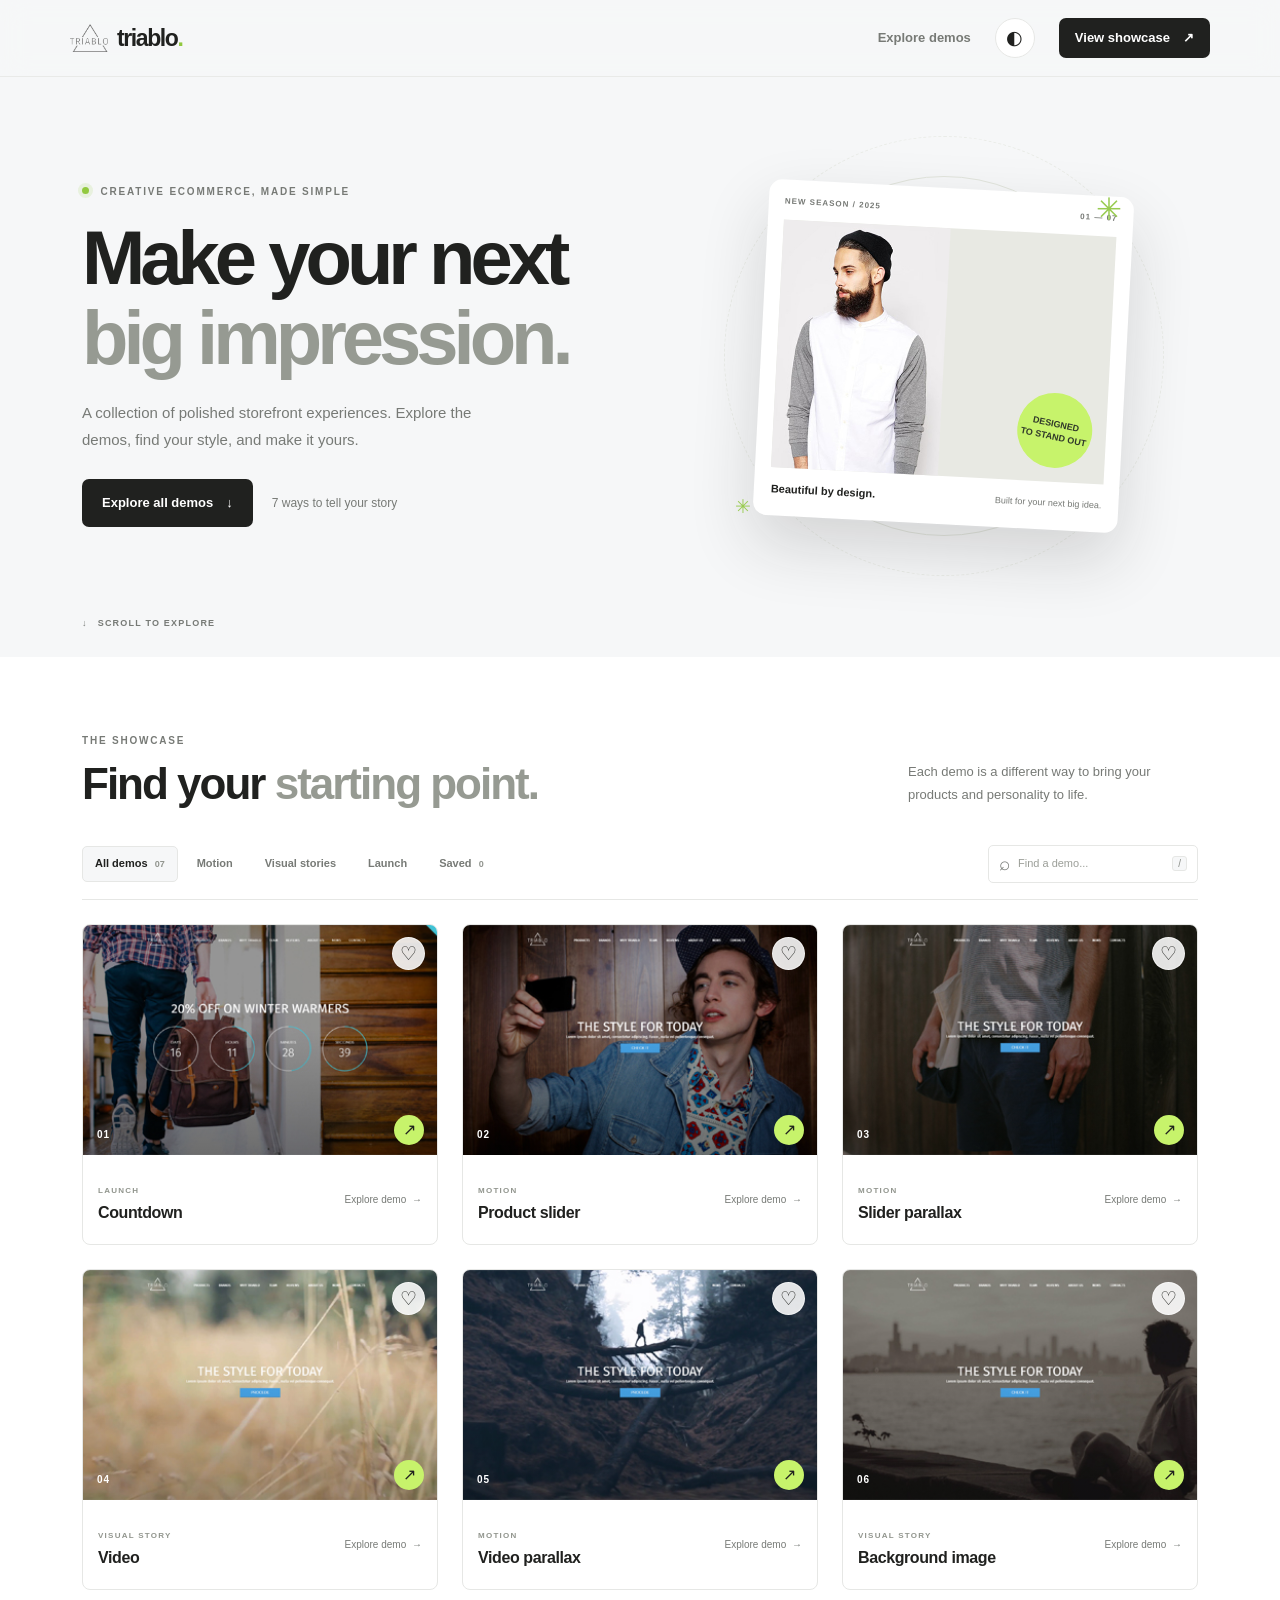
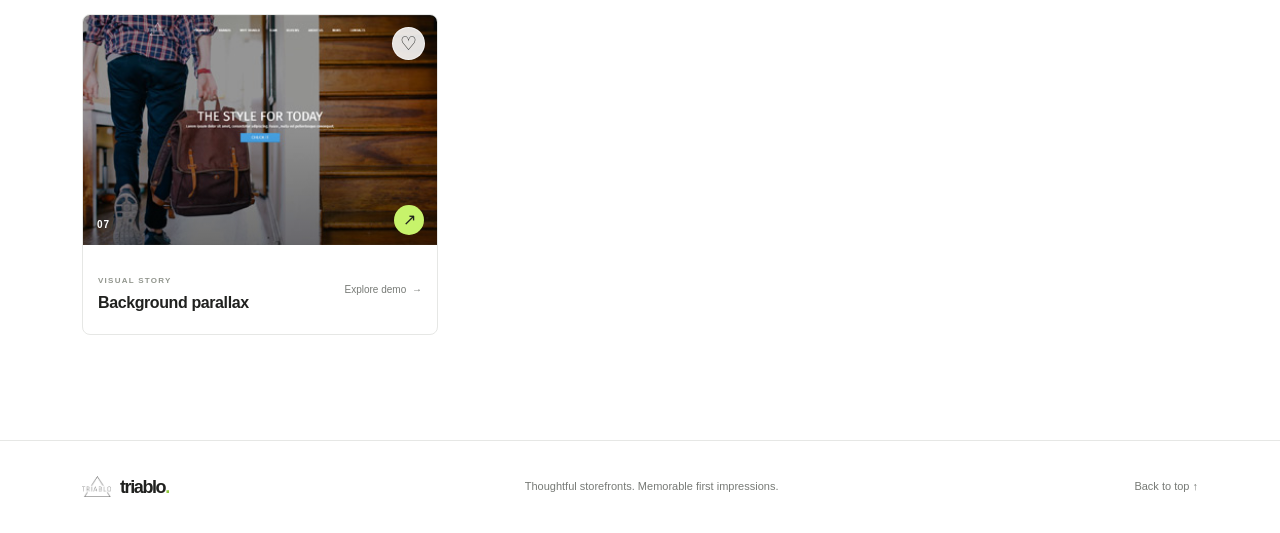
<file: index.html>
<!doctype html>
<html lang="en">

<head>
  <meta charset="utf-8">
  <meta name="viewport" content="width=device-width, initial-scale=1">
  <meta name="theme-color" content="#f6f7f8">
  <meta name="description"
    content="Explore Triablo's responsive eCommerce landing page demos, from product sliders to immersive backgrounds.">
  <title>Triablo — eCommerce experiences, reimagined</title>
  <link rel="preconnect" href="https://cdn.jsdelivr.net">
  <link href="https://cdn.jsdelivr.net/npm/bootstrap@5.3.3/dist/css/bootstrap.min.css" rel="stylesheet">
  <link href="style.css" rel="stylesheet">
</head>

<body>
  <a class="skip-link" href="#main-content">Skip to content</a>
  <header class="site-header">
    <nav class="navbar container navbar-expand-lg" aria-label="Main navigation">
      <a class="brand" href="index.html" aria-label="Triablo home">
        <img src="triablo logo.jpeg" alt="" width="42" height="42">
        <span>triablo<span class="brand-period">.</span></span>
      </a>
      <div class="nav-actions ms-auto">
        <a class="nav-link d-none d-sm-inline-flex" href="#showcase">Explore demos</a>
        <button class="icon-button theme-toggle" type="button" aria-label="Switch to dark theme" title="Toggle theme">
          <span aria-hidden="true">◐</span>
        </button>
        <a class="button button-dark nav-cta" href="#showcase">View showcase <span aria-hidden="true">↗</span></a>
      </div>
    </nav>
  </header>

  <main id="main-content">
    <section class="hero container">
      <div class="hero-copy">
        <p class="eyebrow"><span class="status-dot"></span> CREATIVE ECOMMERCE, MADE SIMPLE</p>
        <h1>Make your next<br> <span>big impression.</span></h1>
        <p class="hero-description">A collection of polished storefront experiences. Explore the demos, find your style,
          and make it yours.</p>
        <div class="hero-actions">
          <a class="button button-dark" href="#showcase">Explore all demos <span aria-hidden="true">↓</span></a>
          <span class="hero-note">7 ways to tell your story</span>
        </div>
      </div>
      <div class="hero-art" aria-label="Triablo storefront preview">
        <div class="art-orbit orbit-one"></div>
        <div class="art-orbit orbit-two"></div>
        <div class="art-card">
          <div class="art-topline"><span>NEW SEASON / 2025</span><span>01 — 07</span></div>
          <div class="art-product">
            <img src="whyus-CD1.jpg" alt="Featured product display">
            <span class="art-sticker">DESIGNED<br>TO STAND OUT</span>
          </div>
          <div class="art-caption"><strong>Beautiful by design.</strong><span>Built for your next big idea.</span></div>
        </div>
        <span class="art-spark spark-one" aria-hidden="true">✳</span>
        <span class="art-spark spark-two" aria-hidden="true">✳</span>
      </div>
      <a class="scroll-cue" href="#showcase"><span aria-hidden="true">↓</span> SCROLL TO EXPLORE</a>
    </section>

    <section class="showcase-section" id="showcase">
      <div class="container">
        <div class="section-heading">
          <div>
            <p class="eyebrow">THE SHOWCASE</p>
            <h2>Find your <span>starting point.</span></h2>
          </div>
          <p class="section-description">Each demo is a different way to bring your products and personality to life.
          </p>
        </div>

        <div class="showcase-toolbar">
          <div class="filter-list" role="group" aria-label="Filter demos by category">
            <button class="filter-button is-active" type="button" data-filter="all" aria-pressed="true">All demos
              <span>07</span></button>
            <button class="filter-button" type="button" data-filter="motion" aria-pressed="false">Motion</button>
            <button class="filter-button" type="button" data-filter="visual" aria-pressed="false">Visual
              stories</button>
            <button class="filter-button" type="button" data-filter="launch" aria-pressed="false">Launch</button>
            <button class="filter-button favorites-filter" type="button" data-filter="favorites"
              aria-pressed="false">Saved <span class="saved-count">0</span></button>
          </div>
          <label class="search-box">
            <span class="visually-hidden">Search demos</span>
            <span aria-hidden="true">⌕</span>
            <input id="demo-search" type="search" placeholder="Find a demo..." autocomplete="off">
            <kbd>/</kbd>
          </label>
        </div>

        <div class="row g-4 demo-grid" id="demo-grid">
          <article class="col-12 col-sm-6 col-lg-4 demo-item" data-category="launch"
            data-search="countdown launch coming soon timer product preorder">
            <div class="demo-card">
              <a class="demo-link" href="colors.html?feature=countdown.html" aria-label="Explore Countdown demo">
                <div class="demo-image"><img src="countdown.jpg" alt="Countdown landing page preview"
                    loading="lazy"><span class="demo-number">01</span><span class="demo-arrow"
                    aria-hidden="true">↗</span></div>
                <div class="demo-info">
                  <div><span class="demo-category">LAUNCH</span>
                    <h3>Countdown</h3>
                  </div><span class="demo-link-text">Explore demo <span aria-hidden="true">→</span></span>
                </div>
              </a>
              <button class="save-button" type="button" aria-label="Save Countdown demo" aria-pressed="false">♡</button>
            </div>
          </article>
          <article class="col-12 col-sm-6 col-lg-4 demo-item" data-category="motion"
            data-search="slider product carousel motion">
            <div class="demo-card">
              <a class="demo-link" href="colors.html?feature=slider.html" aria-label="Explore Slider demo">
                <div class="demo-image"><img src="slider.jpg" alt="Product slider landing page preview"
                    loading="lazy"><span class="demo-number">02</span><span class="demo-arrow"
                    aria-hidden="true">↗</span></div>
                <div class="demo-info">
                  <div><span class="demo-category">MOTION</span>
                    <h3>Product slider</h3>
                  </div><span class="demo-link-text">Explore demo <span aria-hidden="true">→</span></span>
                </div>
              </a>
              <button class="save-button" type="button" aria-label="Save Product slider demo"
                aria-pressed="false">♡</button>
            </div>
          </article>
          <article class="col-12 col-sm-6 col-lg-4 demo-item" data-category="motion"
            data-search="slider parallax depth motion product">
            <div class="demo-card">
              <a class="demo-link" href="colors.html?feature= slider%20parallax.html"
                aria-label="Explore Slider parallax demo">
                <div class="demo-image"><img src="slider parallax.jpg" alt="Parallax slider landing page preview"
                    loading="lazy"><span class="demo-number">03</span><span class="demo-arrow"
                    aria-hidden="true">↗</span></div>
                <div class="demo-info">
                  <div><span class="demo-category">MOTION</span>
                    <h3>Slider parallax</h3>
                  </div><span class="demo-link-text">Explore demo <span aria-hidden="true">→</span></span>
                </div>
              </a>
              <button class="save-button" type="button" aria-label="Save Slider parallax demo"
                aria-pressed="false">♡</button>
            </div>
          </article>
          <article class="col-12 col-sm-6 col-lg-4 demo-item" data-category="visual"
            data-search="video film brand storytelling">
            <div class="demo-card">
              <a class="demo-link" href="colors.html?feature=vedio.html%23video" aria-label="Explore Video demo">
                <div class="demo-image"><img src="vedio.jpg" alt="Video landing page preview" loading="lazy"><span
                    class="demo-number">04</span><span class="demo-arrow" aria-hidden="true">↗</span></div>
                <div class="demo-info">
                  <div><span class="demo-category">VISUAL STORY</span>
                    <h3>Video</h3>
                  </div><span class="demo-link-text">Explore demo <span aria-hidden="true">→</span></span>
                </div>
              </a>
              <button class="save-button" type="button" aria-label="Save Video demo" aria-pressed="false">♡</button>
            </div>
          </article>
          <article class="col-12 col-sm-6 col-lg-4 demo-item" data-category="motion"
            data-search="video parallax film motion immersive">
            <div class="demo-card">
              <a class="demo-link" href="colors.html?feature=images/video-parallax.html"
                aria-label="Explore Video parallax demo">
                <div class="demo-image"><img src="vedio paralax.jpg" alt="Video parallax landing page preview"
                    loading="lazy"><span class="demo-number">05</span><span class="demo-arrow"
                    aria-hidden="true">↗</span></div>
                <div class="demo-info">
                  <div><span class="demo-category">MOTION</span>
                    <h3>Video parallax</h3>
                  </div><span class="demo-link-text">Explore demo <span aria-hidden="true">→</span></span>
                </div>
              </a>
              <button class="save-button" type="button" aria-label="Save Video parallax demo"
                aria-pressed="false">♡</button>
            </div>
          </article>
          <article class="col-12 col-sm-6 col-lg-4 demo-item" data-category="visual"
            data-search="background image product photography visual">
            <div class="demo-card">
              <a class="demo-link" href="colors.html?feature=background%20image.html"
                aria-label="Explore Background image demo">
                <div class="demo-image"><img src="background image.jpg" alt="Background image landing page preview"
                    loading="lazy"><span class="demo-number">06</span><span class="demo-arrow"
                    aria-hidden="true">↗</span></div>
                <div class="demo-info">
                  <div><span class="demo-category">VISUAL STORY</span>
                    <h3>Background image</h3>
                  </div><span class="demo-link-text">Explore demo <span aria-hidden="true">→</span></span>
                </div>
              </a>
              <button class="save-button" type="button" aria-label="Save Background image demo"
                aria-pressed="false">♡</button>
            </div>
          </article>
          <article class="col-12 col-sm-6 col-lg-4 demo-item" data-category="visual"
            data-search="background image parallax depth immersive visual">
            <div class="demo-card">
              <a class="demo-link" href="colors.html?feature=background%20image%20parallax.html"
                aria-label="Explore Background parallax demo">
                <div class="demo-image"><img src="background image parallel .jpg"
                    alt="Background parallax landing page preview" loading="lazy"><span
                    class="demo-number">07</span><span class="demo-arrow" aria-hidden="true">↗</span></div>
                <div class="demo-info">
                  <div><span class="demo-category">VISUAL STORY</span>
                    <h3>Background parallax</h3>
                  </div><span class="demo-link-text">Explore demo <span aria-hidden="true">→</span></span>
                </div>
              </a>
              <button class="save-button" type="button" aria-label="Save Background parallax demo"
                aria-pressed="false">♡</button>
            </div>
          </article>
        </div>
        <p class="empty-state" id="empty-state" hidden>No demos match that search. Try another term or category.</p>
      </div>
    </section>
  </main>

  <footer class="site-footer">
    <div class="container footer-inner"><a class="brand" href="index.html"><img src="triablo-logo.png" alt="" width="32"
          height="32"><span>triablo<span class="brand-period">.</span></span></a>
      <p>Thoughtful storefronts. Memorable first impressions.</p><a href="#main-content">Back to top ↑</a>
    </div>
  </footer>
  <button class="back-to-top" type="button" aria-label="Back to top">↑</button>
  <script src="app.js" defer></script>
</body>

</html>
</file>
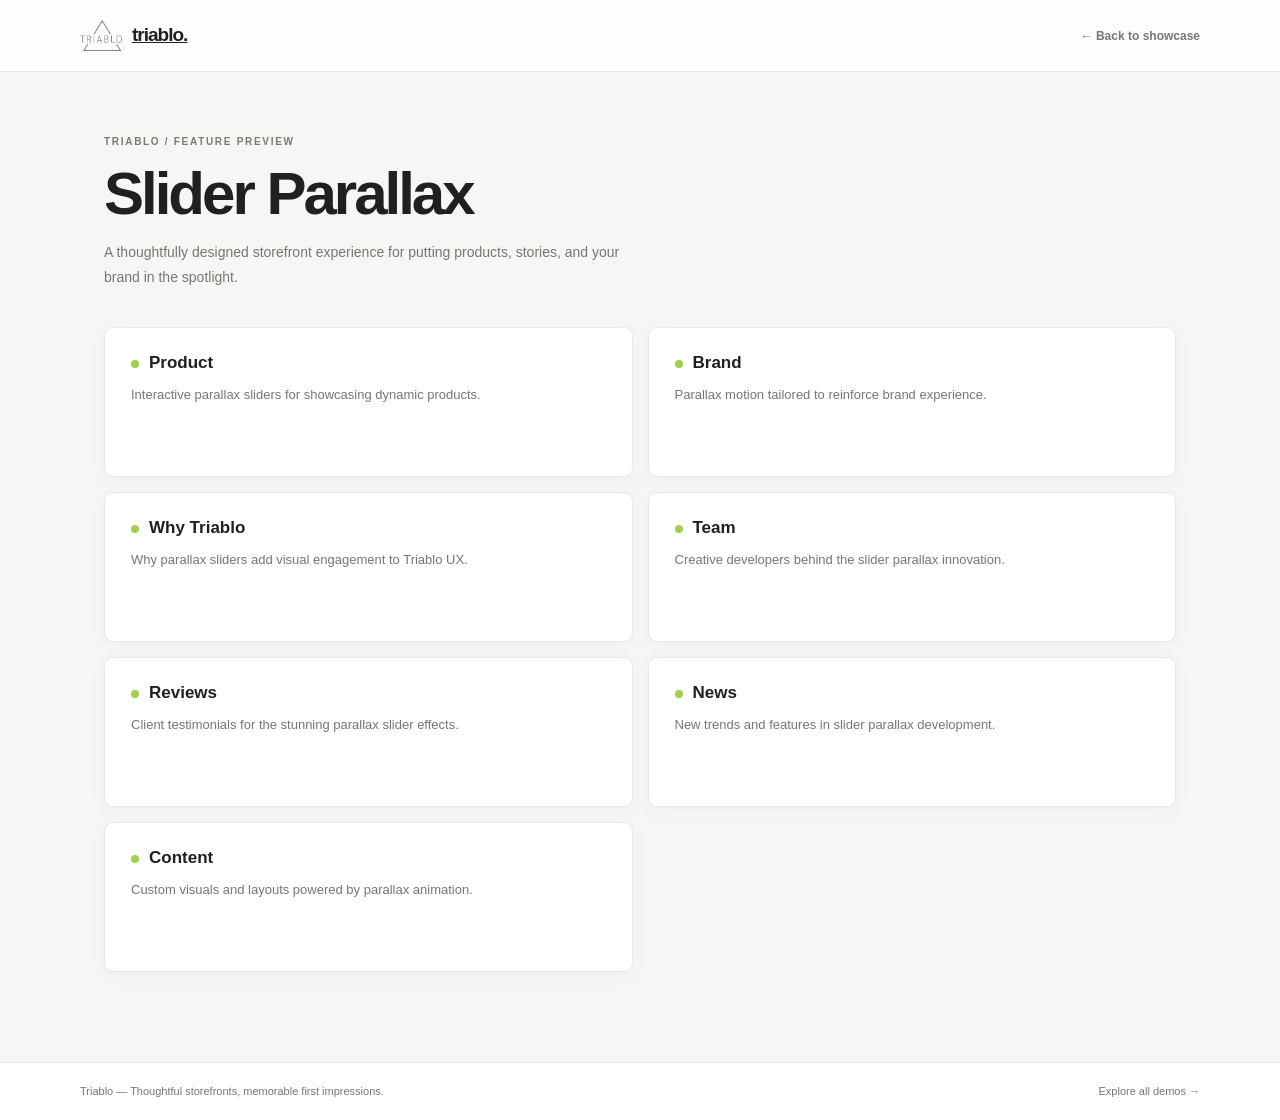
<file: slider parallax.html>
<!-- slider-parallax.html -->
<!DOCTYPE html>
<html lang="en">
<head>
  <meta charset="UTF-8" />
  <meta name="viewport" content="width=device-width, initial-scale=1.0" />
  <title>Slider Parallax Feature - Triablo</title>
  <link href="https://cdn.jsdelivr.net/npm/bootstrap@5.3.0/dist/css/bootstrap.min.css" rel="stylesheet"/>
  <style>
    body { font-family: 'Segoe UI', sans-serif; background-color: #f4f4f4; padding: 30px; text-align: center; }
    .logo img { max-width: 120px; margin-bottom: 20px; }
    .section-card { padding: 20px; background: white; margin: 15px auto; max-width: 600px; border-radius: 10px; box-shadow: 0 2px 6px rgba(0,0,0,0.1); }
    h2 { font-size: 22px; color: #333; margin-bottom: 10px; }
  </style>
  <link href="../feature.css" rel="stylesheet"/>
</head>
<body>
  <div class="logo">
    <img src="triablo logo.jpeg" alt="Triablo Logo" />
  </div>

  <div class="section-card slider-parallax-section">
    <h2>Product</h2>
    <p>Interactive parallax sliders for showcasing dynamic products.</p>
  </div>

  <div class="section-card slider-parallax-section">
    <h2>Brand</h2>
    <p>Parallax motion tailored to reinforce brand experience.</p>
  </div>

  <div class="section-card slider-parallax-section">
    <h2>Why Triablo</h2>
    <p>Why parallax sliders add visual engagement to Triablo UX.</p>
  </div>

  <div class="section-card slider-parallax-section">
    <h2>Team</h2>
    <p>Creative developers behind the slider parallax innovation.</p>
  </div>

  <div class="section-card slider-parallax-section">
    <h2>Reviews</h2>
    <p>Client testimonials for the stunning parallax slider effects.</p>
  </div>

  <div class="section-card slider-parallax-section">
    <h2>News</h2>
    <p>New trends and features in slider parallax development.</p>
  </div>

  <div class="section-card slider-parallax-section">
    <h2>Content</h2>
    <p>Custom visuals and layouts powered by parallax animation.</p>
  </div>
  <script src="../feature.js" defer></script>
</body>
</html>
</file>
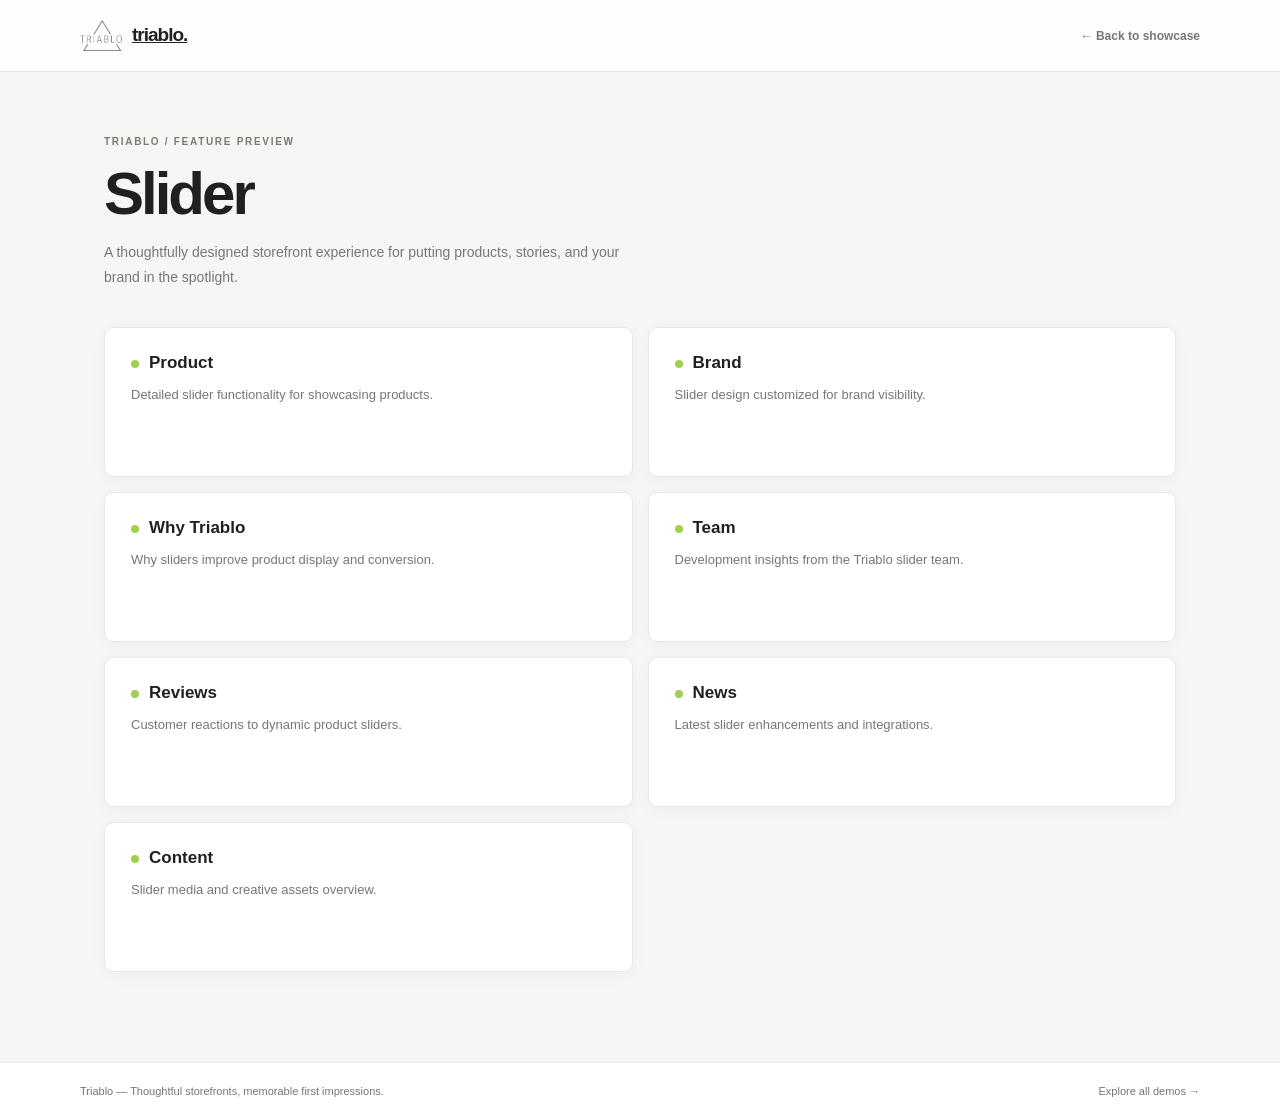
<file: slider.html>
<!-- slider.html -->
<!DOCTYPE html>
<html lang="en">
<head>
  <meta charset="UTF-8" />
  <meta name="viewport" content="width=device-width, initial-scale=1.0" />
  <title>Slider Feature - Triablo</title>
  <link href="https://cdn.jsdelivr.net/npm/bootstrap@5.3.0/dist/css/bootstrap.min.css" rel="stylesheet"/>
  <style>
    body { font-family: 'Segoe UI', sans-serif; background-color: #f4f4f4; padding: 30px; text-align: center; }
    .logo img { max-width: 120px; margin-bottom: 20px; }
    .section-card { padding: 20px; background: white; margin: 15px auto; max-width: 600px; border-radius: 10px; box-shadow: 0 2px 6px rgba(0,0,0,0.1); }
    h2 { font-size: 22px; color: #333; margin-bottom: 10px; }
  </style>
  <link href="../feature.css" rel="stylesheet"/>
</head>
<body>
  <div class="logo">
    <img src="triablo logo.jpeg" alt="Triablo Logo" />
  </div>

  <div class="section-card slider-section">
    <h2>Product</h2>
    <p>Detailed slider functionality for showcasing products.</p>
  </div>

  <div class="section-card slider-section">
    <h2>Brand</h2>
    <p>Slider design customized for brand visibility.</p>
  </div>

  <div class="section-card slider-section">
    <h2>Why Triablo</h2>
    <p>Why sliders improve product display and conversion.</p>
  </div>

  <div class="section-card slider-section">
    <h2>Team</h2>
    <p>Development insights from the Triablo slider team.</p>
  </div>

  <div class="section-card slider-section">
    <h2>Reviews</h2>
    <p>Customer reactions to dynamic product sliders.</p>
  </div>

  <div class="section-card slider-section">
    <h2>News</h2>
    <p>Latest slider enhancements and integrations.</p>
  </div>

  <div class="section-card slider-section">
    <h2>Content</h2>
    <p>Slider media and creative assets overview.</p>
  </div>
  <script src="../feature.js" defer></script>
</body>
</html>
</file>
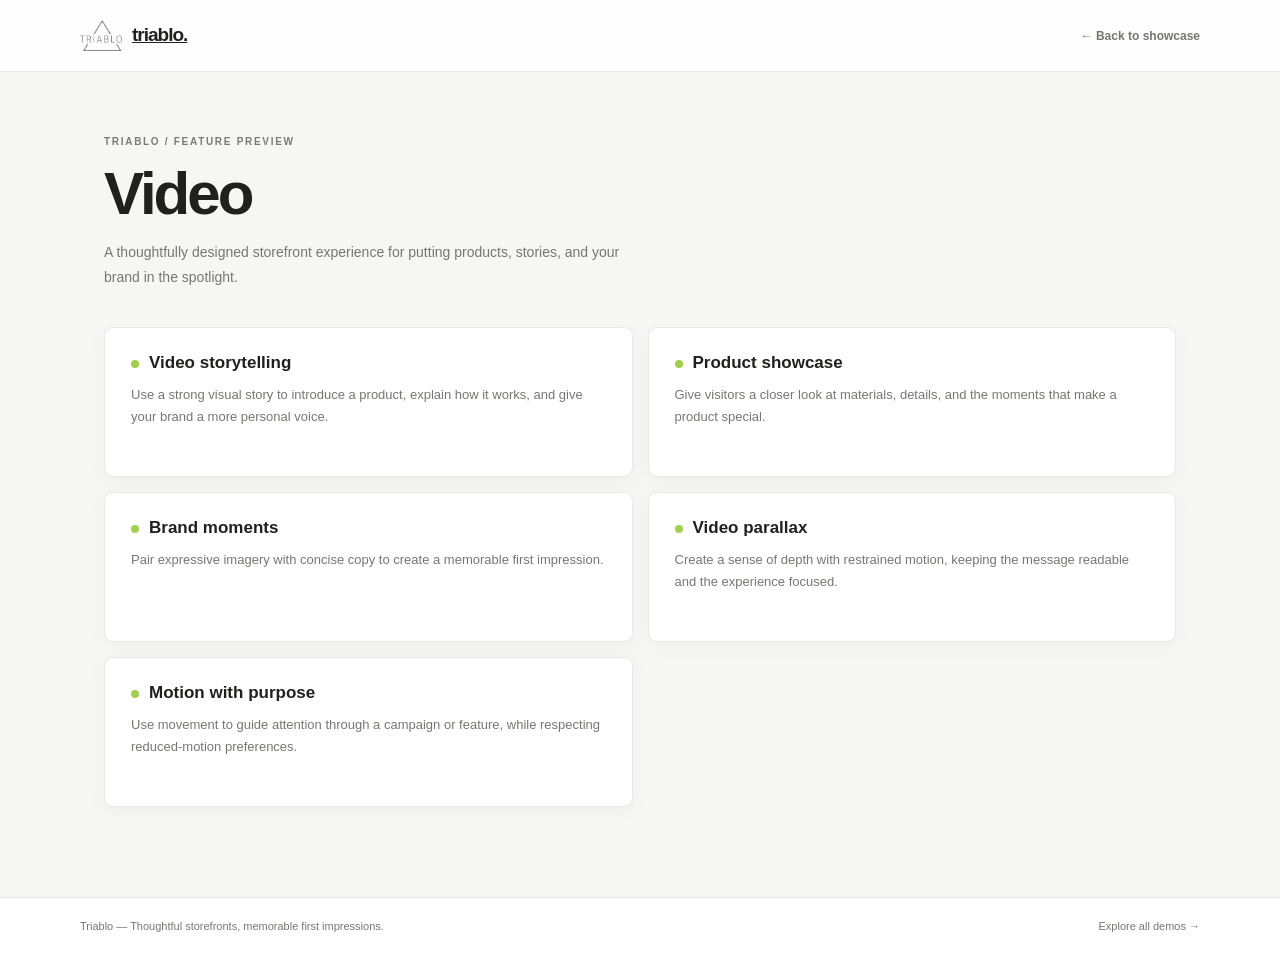
<file: vedio.html>
<!doctype html>
<html lang="en">
<head>
  <meta charset="utf-8">
  <meta name="viewport" content="width=device-width, initial-scale=1">
  <meta name="description" content="Explore Triablo video and video parallax storefront concepts.">
  <title>Video - Triablo</title>
  <link href="https://cdn.jsdelivr.net/npm/bootstrap@5.3.3/dist/css/bootstrap.min.css" rel="stylesheet">
  <link href="../feature.css" rel="stylesheet">
</head>
<body>
  <div class="logo"><img src="triablo-logo.png" alt="Triablo Logo"></div>
  <div class="section-card video-section" id="video">
    <h2>Video storytelling</h2>
    <p>Use a strong visual story to introduce a product, explain how it works, and give your brand a more personal voice.</p>
  </div>
  <div class="section-card video-section">
    <h2>Product showcase</h2>
    <p>Give visitors a closer look at materials, details, and the moments that make a product special.</p>
  </div>
  <div class="section-card video-section">
    <h2>Brand moments</h2>
    <p>Pair expressive imagery with concise copy to create a memorable first impression.</p>
  </div>
  <div class="section-card video-parallax-section" id="video-parallax">
    <h2>Video parallax</h2>
    <p>Create a sense of depth with restrained motion, keeping the message readable and the experience focused.</p>
  </div>
  <div class="section-card video-parallax-section">
    <h2>Motion with purpose</h2>
    <p>Use movement to guide attention through a campaign or feature, while respecting reduced-motion preferences.</p>
  </div>
  <script src="../feature.js" defer></script>
</body>
</html>
</file>
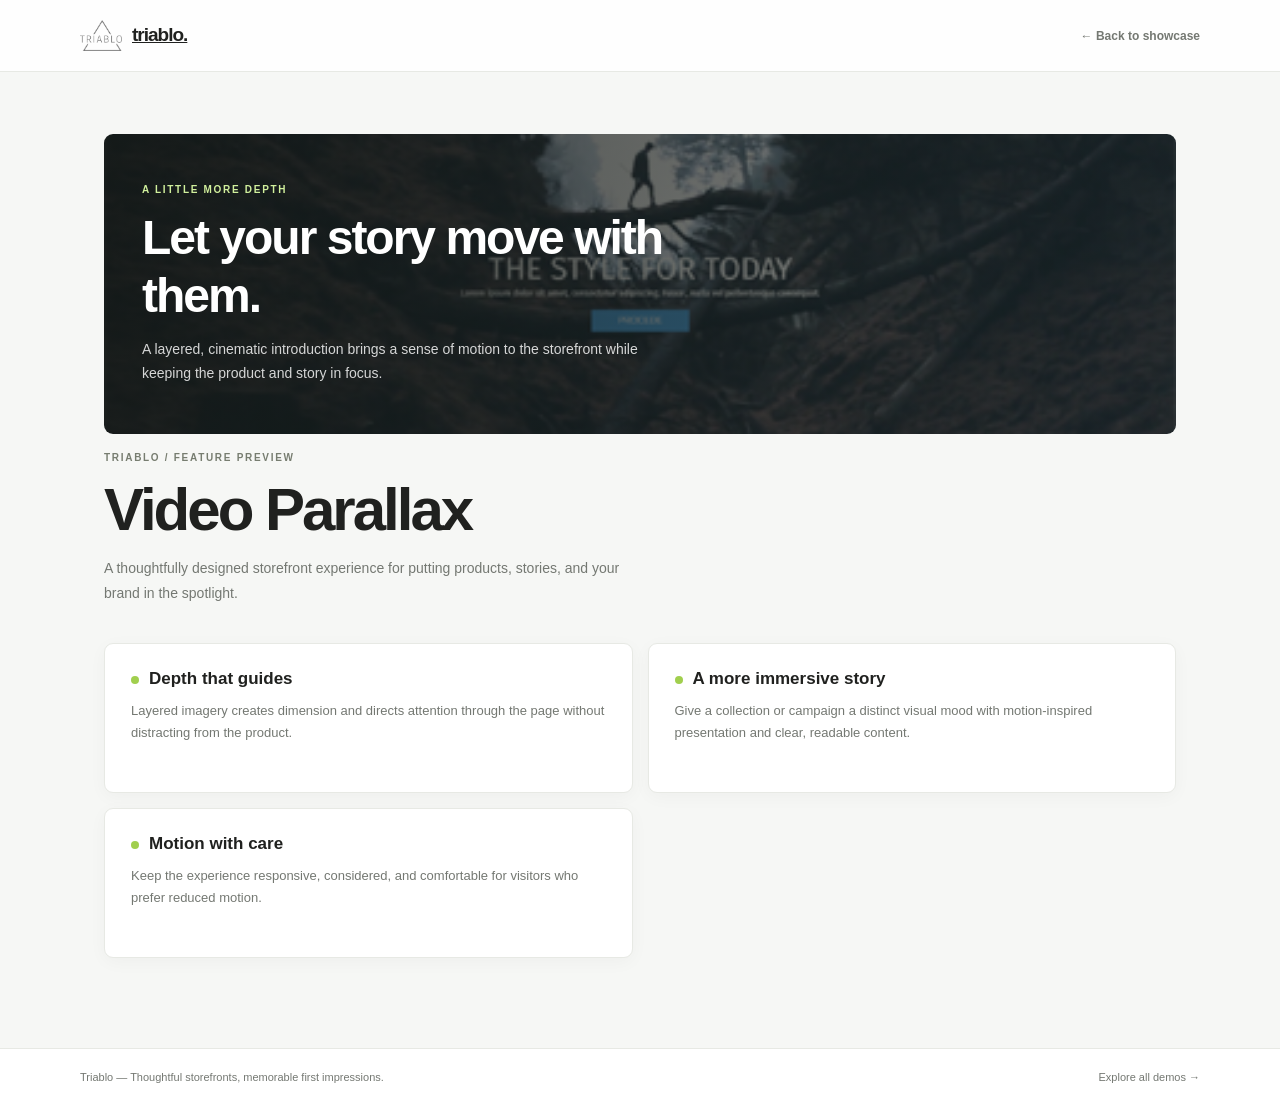
<file: video-parallax.html>
<!doctype html>
<html lang="en">
<head>
  <meta charset="utf-8">
  <meta name="viewport" content="width=device-width, initial-scale=1">
  <meta name="description" content="Explore Triablo's immersive video parallax storefront concept.">
  <title>Video Parallax - Triablo</title>
  <link href="https://cdn.jsdelivr.net/npm/bootstrap@5.3.3/dist/css/bootstrap.min.css" rel="stylesheet">
  <link href="../feature.css" rel="stylesheet">
  <style>
    .parallax-hero {
      min-height: 300px;
      display: grid;
      align-content: center;
      margin-bottom: 16px;
      padding: 38px;
      overflow: hidden;
      border-radius: 9px;
      color: #fff;
      background: linear-gradient(105deg, rgba(19, 23, 19, .82), rgba(28, 33, 27, .5)), url('vedio paralax.jpg') center 43% / cover;
    }
    .parallax-hero .demo-eyebrow { color: #d0ef9c; }
    .parallax-hero h2 { max-width: 530px; margin: 0 0 12px; font-size: clamp(30px, 5vw, 48px); font-weight: 700; letter-spacing: -2px; }
    .parallax-hero p:last-child { max-width: 500px; margin: 0; color: rgba(255,255,255,.82); font-size: 14px; line-height: 1.75; }
    @media (max-width: 640px) { .parallax-hero { min-height: 260px; padding: 26px 21px; } }
  </style>
</head>
<body>
  <div class="logo"><img src="triablo-logo.png" alt="Triablo Logo"></div>
  <section class="parallax-hero" aria-label="Video parallax introduction">
    <p class="demo-eyebrow">A LITTLE MORE DEPTH</p>
    <h2>Let your story move with them.</h2>
    <p>A layered, cinematic introduction brings a sense of motion to the storefront while keeping the product and story in focus.</p>
  </section>
  <div class="section-card">
    <h2>Depth that guides</h2>
    <p>Layered imagery creates dimension and directs attention through the page without distracting from the product.</p>
  </div>
  <div class="section-card">
    <h2>A more immersive story</h2>
    <p>Give a collection or campaign a distinct visual mood with motion-inspired presentation and clear, readable content.</p>
  </div>
  <div class="section-card">
    <h2>Motion with care</h2>
    <p>Keep the experience responsive, considered, and comfortable for visitors who prefer reduced motion.</p>
  </div>
  <script src="../feature.js" defer></script>
</body>
</html>
</file>
<file: style.css>
:root {
  color-scheme: light;
  --page: #f6f7f8;
  --surface: #fff;
  --surface-soft: #f0f1f2;
  --ink: #20211f;
  --muted: #777a76;
  --line: #e6e7e5;
  --accent: #c7f36b;
  --accent-ink: #40551d;
  --shadow: 0 16px 45px rgba(30, 34, 27, .08);
  --font-body: 'Segoe UI', Arial, sans-serif;
  --font-display: 'Segoe UI', Arial, sans-serif;
}

html {
  scroll-behavior: smooth;
  scroll-padding-top: 84px;
}

body {
  margin: 0;
  background: var(--page);
  color: var(--ink);
  font-family: var(--font-body);
  -webkit-font-smoothing: antialiased;
}

a {
  color: inherit;
  text-decoration: none;
}

button,
input {
  font: inherit;
}

.skip-link {
  position: absolute;
  z-index: 20;
  top: 8px;
  left: 8px;
  padding: 10px 14px;
  transform: translateY(-150%);
  background: var(--ink);
  color: white;
  border-radius: 6px;
}

.skip-link:focus {
  transform: translateY(0);
}

.site-header {
  position: sticky;
  z-index: 10;
  top: 0;
  background: color-mix(in srgb, var(--page) 88%, transparent);
  border-bottom: 1px solid color-mix(in srgb, var(--line) 78%, transparent);
  backdrop-filter: blur(14px);
}

.navbar {
  min-height: 76px;
  padding-top: 0;
  padding-bottom: 0;
}

.brand {
  display: inline-flex;
  align-items: center;
  gap: 9px;
  color: var(--ink);
  font: 800 23px/1 var(--font-display);
  letter-spacing: -1.4px;
}

.brand img {
  width: 38px;
  height: 38px;
  object-fit: contain;
}

.brand-period {
  color: #91c83f;
}

.nav-actions {
  display: flex;
  align-items: center;
  gap: 24px;
}

.nav-link {
  color: var(--muted);
  font-size: 13px;
  font-weight: 600;
}

.nav-link:hover,
.site-footer a:hover {
  color: var(--ink);
}

.button {
  display: inline-flex;
  min-height: 48px;
  align-items: center;
  justify-content: center;
  gap: 13px;
  padding: 0 19px;
  border: 1px solid transparent;
  border-radius: 7px;
  font-size: 13px;
  font-weight: 700;
  transition: transform .2s ease, background .2s ease;
}

.button:hover {
  transform: translateY(-2px);
}

.button-dark {
  color: #fff;
  background: var(--ink);
}

.button-dark:hover {
  color: #fff;
  background: #383a36;
}

.nav-cta {
  min-height: 40px;
  padding: 0 15px;
}

.icon-button {
  width: 40px;
  height: 40px;
  display: inline-grid;
  place-items: center;
  border: 1px solid var(--line);
  border-radius: 50%;
  color: var(--ink);
  background: var(--surface);
  cursor: pointer;
  font-size: 19px;
}

.hero {
  position: relative;
  min-height: 580px;
  display: grid;
  grid-template-columns: 1fr .9fr;
  align-items: center;
  gap: 42px;
  padding-top: 72px;
  padding-bottom: 95px;
}

.hero-copy {
  position: relative;
  z-index: 1;
  max-width: 540px;
}

.eyebrow {
  margin: 0 0 19px;
  color: var(--muted);
  font-size: 10px;
  font-weight: 700;
  letter-spacing: 1.8px;
}

.status-dot {
  width: 7px;
  height: 7px;
  display: inline-block;
  margin: 0 7px 1px 0;
  border-radius: 50%;
  background: #92c93f;
  box-shadow: 0 0 0 4px rgba(146, 201, 63, .14);
}

h1,
h2,
h3,
p {
  margin-top: 0;
}

.hero h1 {
  margin-bottom: 22px;
  font: 700 clamp(44px, 6.1vw, 76px)/1.04 var(--font-display);
  letter-spacing: -5px;
}

.hero h1 span,
.section-heading h2 span {
  color: #969a92;
}

.hero-description {
  max-width: 415px;
  margin-bottom: 26px;
  color: var(--muted);
  font-size: 15px;
  line-height: 1.8;
}

.hero-actions {
  display: flex;
  align-items: center;
  gap: 19px;
}

.hero-note {
  color: var(--muted);
  font-size: 12px;
}

.hero-art {
  position: relative;
  min-height: 390px;
  display: grid;
  place-items: center;
}

.art-orbit {
  position: absolute;
  width: 360px;
  height: 360px;
  border: 1px solid #e2e5dd;
  border-radius: 50%;
}

.orbit-two {
  width: 440px;
  height: 440px;
  border-style: dashed;
  opacity: .6;
}

.art-card {
  position: relative;
  z-index: 1;
  width: min(100%, 365px);
  padding: 15px;
  transform: rotate(3deg);
  border: 1px solid rgba(255, 255, 255, .8);
  border-radius: 13px;
  background: var(--surface);
  box-shadow: 0 28px 65px rgba(32, 33, 31, .16);
}

.art-topline {
  display: flex;
  justify-content: space-between;
  margin-bottom: 12px;
  color: var(--muted);
  font-size: 8px;
  font-weight: 700;
  letter-spacing: 1px;
}

.art-product {
  position: relative;
  height: 248px;
  overflow: hidden;
  background: #e8e9e3;
}
.art-product img {
    width: 50%;
    height: 132%;
    object-fit: cover;
}

.art-sticker {
  position: absolute;
  right: 14px;
  bottom: 14px;
  display: grid;
  width: 75px;
  height: 75px;
  align-content: center;
  border-radius: 50%;
  background: var(--accent);
  color: #30382a;
  text-align: center;
  font-size: 9px;
  font-weight: 800;
  line-height: 1.35;
  transform: rotate(9deg);
}

.art-caption {
  display: flex;
  align-items: center;
  justify-content: space-between;
  padding: 13px 1px 2px;
  font-size: 11px;
}

.art-caption span {
  color: var(--muted);
  font-size: 9px;
}

.art-spark {
  position: absolute;
  z-index: 2;
  color: #98cb50;
  font-size: 31px;
}

.spark-one {
  top: 26px;
  right: 15%;
}

.spark-two {
  bottom: 29px;
  left: 9%;
  font-size: 19px;
}

.scroll-cue {
  position: absolute;
  bottom: 27px;
  left: 12px;
  display: flex;
  align-items: center;
  gap: 10px;
  color: var(--muted);
  font-size: 9px;
  font-weight: 700;
  letter-spacing: 1.2px;
}

.showcase-section {
  padding: 76px 0 105px;
  background: var(--surface);
}

.section-heading {
  display: flex;
  align-items: end;
  justify-content: space-between;
  gap: 35px;
  margin-bottom: 35px;
}

.section-heading .eyebrow {
  margin-bottom: 11px;
}

.section-heading h2 {
  margin-bottom: 0;
  font: 700 clamp(30px, 4vw, 44px)/1.15 var(--font-display);
  letter-spacing: -2px;
}

.section-description {
  max-width: 290px;
  margin-bottom: 4px;
  color: var(--muted);
  font-size: 13px;
  line-height: 1.7;
}

.showcase-toolbar {
  display: flex;
  align-items: center;
  justify-content: space-between;
  gap: 20px;
  margin-bottom: 24px;
  padding-bottom: 16px;
  border-bottom: 1px solid var(--line);
}

.filter-list {
  display: flex;
  flex-wrap: wrap;
  gap: 6px;
}

.filter-button {
  min-height: 36px;
  padding: 0 12px;
  border: 1px solid transparent;
  border-radius: 5px;
  color: var(--muted);
  background: transparent;
  font-size: 11px;
  font-weight: 600;
  cursor: pointer;
  transition: all .2s ease;
}

.filter-button span {
  margin-left: 4px;
  color: #92958f;
  font-size: 9px;
}

.filter-button:hover {
  color: var(--ink);
  background: var(--page);
}

.filter-button.is-active {
  border-color: var(--line);
  color: var(--ink);
  background: var(--page);
}

.search-box {
  width: 210px;
  height: 38px;
  display: flex;
  align-items: center;
  gap: 8px;
  padding: 0 10px;
  border: 1px solid var(--line);
  border-radius: 5px;
  color: var(--muted);
}

.search-box>span {
  font-size: 19px;
  line-height: 1;
}

.search-box input {
  width: 100%;
  min-width: 0;
  padding: 0;
  border: 0;
  outline: 0;
  color: var(--ink);
  background: transparent;
  font-size: 11px;
}

.search-box input::placeholder {
  color: #9b9e98;
}

.search-box kbd {
  padding: 1px 5px;
  border: 1px solid var(--line);
  border-radius: 3px;
  color: #8a8d87;
  background: var(--page);
  font: 10px var(--font-body);
}

.demo-item {
  transition: opacity .2s ease, transform .2s ease;
}

.demo-item[hidden] {
  display: none !important;
}

.demo-card {
  position: relative;
  height: 100%;
  overflow: hidden;
  border: 1px solid var(--line);
  border-radius: 8px;
  background: var(--surface);
  transition: transform .25s ease, box-shadow .25s ease, border-color .25s ease;
}

.demo-card:hover {
  transform: translateY(-5px);
  border-color: transparent;
  box-shadow: var(--shadow);
}

.demo-link {
  display: block;
}

.demo-image {
  position: relative;
  height: 230px;
  overflow: hidden;
  background: var(--surface-soft);
}

.demo-image::after {
  position: absolute;
  inset: 45% 0 0;
  background: linear-gradient(transparent, rgba(0, 0, 0, .27));
  content: "";
  pointer-events: none;
}

.demo-image img {
  width: 100%;
  height: 100%;
  object-fit: cover;
  transition: transform .55s cubic-bezier(.2, .75, .3, 1);
}

.demo-card:hover .demo-image img {
  transform: scale(1.045);
}

.demo-number {
  position: absolute;
  z-index: 1;
  bottom: 13px;
  left: 14px;
  color: #fff;
  font-size: 10px;
  font-weight: 700;
  letter-spacing: 1px;
}

.demo-arrow {
  position: absolute;
  z-index: 1;
  right: 13px;
  bottom: 10px;
  display: grid;
  width: 30px;
  height: 30px;
  place-items: center;
  border-radius: 50%;
  color: var(--ink);
  background: var(--accent);
  font-size: 16px;
  transition: transform .2s ease;
}

.demo-card:hover .demo-arrow {
  transform: rotate(45deg);
}

.demo-info {
  min-height: 89px;
  display: flex;
  align-items: center;
  justify-content: space-between;
  gap: 8px;
  padding: 14px 15px;
}

.demo-category {
  color: #91958d;
  font-size: 8px;
  font-weight: 700;
  letter-spacing: 1.25px;
}

.demo-info h3 {
  margin: 4px 0 0;
  font: 700 16px var(--font-display);
  letter-spacing: -.4px;
}

.demo-link-text {
  color: var(--muted);
  font-size: 10px;
  white-space: nowrap;
}

.demo-link-text span {
  margin-left: 3px;
}

.save-button {
  position: absolute;
  z-index: 2;
  top: 12px;
  right: 12px;
  width: 33px;
  height: 33px;
  display: grid;
  place-items: center;
  border: 1px solid rgba(255, 255, 255, .6);
  border-radius: 50%;
  color: #292a27;
  background: rgba(255, 255, 255, .88);
  cursor: pointer;
  font-size: 19px;
  line-height: 1;
  transition: color .2s ease, background .2s ease, transform .2s ease;
}

.save-button:hover {
  transform: scale(1.08);
}

.save-button[aria-pressed="true"] {
  color: #fff;
  background: #242622;
}

.empty-state {
  margin: 25px 0 0;
  padding: 30px;
  border: 1px dashed var(--line);
  border-radius: 8px;
  color: var(--muted);
  text-align: center;
  font-size: 13px;
}

.site-footer {
  border-top: 1px solid var(--line);
  background: var(--surface);
}

.footer-inner {
  min-height: 92px;
  display: flex;
  align-items: center;
  justify-content: space-between;
  gap: 18px;
}

.footer-inner .brand {
  font-size: 18px;
}

.footer-inner .brand img {
  width: 29px;
  height: 29px;
}

.footer-inner p,
.footer-inner>a:last-child {
  margin: 0;
  color: var(--muted);
  font-size: 11px;
}

.back-to-top {
  position: fixed;
  z-index: 8;
  right: 22px;
  bottom: 22px;
  width: 42px;
  height: 42px;
  border: 0;
  border-radius: 50%;
  color: white;
  background: var(--ink);
  box-shadow: var(--shadow);
  cursor: pointer;
  opacity: 0;
  pointer-events: none;
  transform: translateY(8px);
  transition: opacity .2s ease, transform .2s ease;
}

.back-to-top.is-visible {
  opacity: 1;
  pointer-events: auto;
  transform: translateY(0);
}

.theme-dark {
  color-scheme: dark;
  --page: #171916;
  --surface: #20231f;
  --surface-soft: #292c27;
  --ink: #f1f2ee;
  --muted: #a5a89f;
  --line: #343831;
  --accent: #c7f36b;
  --accent-ink: #40551d;
  --shadow: 0 16px 45px rgba(0, 0, 0, .25);
}

.theme-dark .hero h1 span,
.theme-dark .section-heading h2 span {
  color: #afb4aa;
}

.theme-dark .art-orbit {
  border-color: #353a32;
}

.theme-dark .art-card {
  border-color: #353831;
}

.theme-dark .art-topline,
.theme-dark .art-caption,
.theme-dark .art-caption span {
  color: #60645d;
}

.theme-dark .search-box kbd {
  background: var(--surface-soft);
}

@media (max-width: 767.98px) {
  .navbar {
    min-height: 66px;
  }

  .brand {
    font-size: 21px;
  }

  .brand img {
    width: 34px;
    height: 34px;
  }

  .nav-actions {
    gap: 12px;
  }

  .nav-cta {
    min-height: 38px;
    padding: 0 11px;
    font-size: 11px;
  }

  .hero {
    min-height: auto;
    grid-template-columns: 1fr;
    gap: 4px;
    padding-top: 64px;
    padding-bottom: 75px;
  }

  .hero-copy {
    max-width: 600px;
  }

  .hero h1 {
    font-size: clamp(49px, 11vw, 70px);
    letter-spacing: -3.8px;
  }

  .hero-art {
    min-height: 350px;
    margin-top: 5px;
  }

  .art-orbit {
    width: 290px;
    height: 290px;
  }

  .orbit-two {
    width: 350px;
    height: 350px;
  }

  .art-card {
    width: min(82%, 340px);
  }

  .art-product {
    height: 205px;
  }

  .scroll-cue {
    bottom: 21px;
    left: 13px;
  }

  .showcase-section {
    padding: 60px 0 75px;
  }

  .section-heading {
    display: block;
  }

  .section-description {
    margin-top: 14px;
  }

  .showcase-toolbar {
    align-items: stretch;
    flex-direction: column-reverse;
  }

  .search-box {
    width: 100%;
  }

  .filter-list {
    gap: 3px;
  }

  .filter-button {
    padding: 0 9px;
    font-size: 10px;
  }

  .demo-image {
    height: clamp(190px, 40vw, 240px);
  }
}

@media (max-width: 575.98px) {
  .hero {
    padding-top: 52px;
  }

  .hero h1 {
    letter-spacing: -3px;
  }

  .hero-description {
    font-size: 14px;
  }

  .hero-actions {
    align-items: flex-start;
    flex-direction: column;
    gap: 13px;
  }

  .hero-art {
    min-height: 315px;
  }

  .art-orbit {
    width: 255px;
    height: 255px;
  }

  .orbit-two {
    width: 310px;
    height: 310px;
  }

  .art-card {
    width: 84%;
  }

  .art-product {
    height: 185px;
  }

  .showcase-section {
    padding-top: 50px;
  }

  .filter-list {
    display: grid;
    grid-template-columns: repeat(3, max-content);
  }

  .filter-button {
    min-height: 34px;
  }

  .demo-image {
    height: 230px;
  }

  .footer-inner {
    min-height: 115px;
    align-items: flex-start;
    flex-wrap: wrap;
    justify-content: space-between;
    padding-top: 22px;
    padding-bottom: 20px;
  }

  .footer-inner p {
    order: 3;
    width: 100%;
  }
}

@media (prefers-reduced-motion: reduce) {

  *,
  *::before,
  *::after {
    scroll-behavior: auto !important;
    animation-duration: .01ms !important;
    animation-iteration-count: 1 !important;
    transition-duration: .01ms !important;
  }
}
</file>
<file: feature.css>
:root {
  --demo-accent: #a1cf4e;
  --demo-ink: #20211f;
  --demo-muted: #747872;
  --demo-line: #e7e9e4;
}
* { box-sizing: border-box; }
html { scroll-behavior: smooth; }
body { min-height: 100vh; margin: 0 !important; padding: 0 !important; color: var(--demo-ink); background: #f6f7f5 !important; font-family: 'DM Sans', 'Segoe UI', sans-serif !important; text-align: left !important; }
.demo-header { min-height: 72px; display: flex; align-items: center; justify-content: space-between; padding: 12px max(24px, calc((100% - 1120px) / 2)); border-bottom: 1px solid var(--demo-line); background: rgba(255,255,255,.9); }
.demo-header img { max-width: 42px !important; max-height: 42px; margin: 0 !important; object-fit: contain; }
.demo-brand { display: inline-flex; align-items: center; gap: 10px; color: var(--demo-ink); font-size: 19px; font-weight: 800; letter-spacing: -1px; }
.demo-home { color: var(--demo-muted); font-size: 12px; font-weight: 600; text-decoration: none; }
.demo-home:hover { color: var(--demo-ink); }
.demo-main { max-width: 1120px; margin: 0 auto; padding: 62px 24px 90px; }
.demo-eyebrow { margin: 0 0 12px; color: #777d70; font-size: 10px; font-weight: 700; letter-spacing: 1.7px; }
.demo-title { margin: 0 0 13px; color: var(--demo-ink); font-size: clamp(38px, 6vw, 60px); font-weight: 750; letter-spacing: -3px; line-height: 1.1; }
.demo-description { max-width: 540px; margin: 0 0 37px; color: var(--demo-muted); font-size: 14px; line-height: 1.8; }
.demo-grid { display: grid; grid-template-columns: repeat(2, minmax(0, 1fr)); gap: 15px; }
.section-card { width: 100% !important; max-width: none !important; min-height: 150px; margin: 0 !important; padding: 25px 26px !important; border: 1px solid var(--demo-line) !important; border-radius: 9px !important; background: #fff !important; box-shadow: 0 4px 18px rgba(30,35,27,.035) !important; text-align: left; transition: border-color .2s ease, transform .2s ease, box-shadow .2s ease; }
.section-card:hover { transform: translateY(-3px); border-color: color-mix(in srgb, var(--demo-accent), white 35%) !important; box-shadow: 0 12px 28px rgba(30,35,27,.07) !important; }
.section-card h2 { display: flex; align-items: center; gap: 10px; margin: 0 0 10px !important; color: var(--demo-ink) !important; font-size: 17px !important; font-weight: 700; }
.section-card h2::before { width: 8px; height: 8px; flex: 0 0 8px; border-radius: 50%; background: var(--demo-accent); content: ""; }
.section-card p { margin: 0; color: var(--demo-muted); font-size: 13px; line-height: 1.7; }
.demo-footer { display: flex; justify-content: space-between; gap: 20px; padding: 20px max(24px, calc((100% - 1120px) / 2)); border-top: 1px solid var(--demo-line); color: var(--demo-muted); background: #fff; font-size: 11px; }
.demo-footer a { color: inherit; text-decoration: none; }
.demo-back-top { position: fixed; right: 20px; bottom: 20px; width: 42px; height: 42px; border: 0; border-radius: 50%; color: white; background: var(--demo-ink); cursor: pointer; opacity: 0; pointer-events: none; transition: opacity .2s ease; }
.demo-back-top.is-visible { opacity: 1; pointer-events: auto; }
@media (max-width: 640px) {
  .demo-header { min-height: 64px; padding-right: 18px; padding-left: 18px; }
  .demo-main { padding: 45px 18px 60px; }
  .demo-title { letter-spacing: -2px; }
  .demo-description { margin-bottom: 27px; }
  .demo-grid { grid-template-columns: 1fr; gap: 11px; }
  .section-card { min-height: 125px; padding: 21px !important; }
  .demo-footer { flex-direction: column; padding-right: 18px; padding-left: 18px; }
}
@media (prefers-reduced-motion: reduce) {
  *, *::before, *::after { scroll-behavior: auto !important; transition-duration: .01ms !important; }
}
</file>
